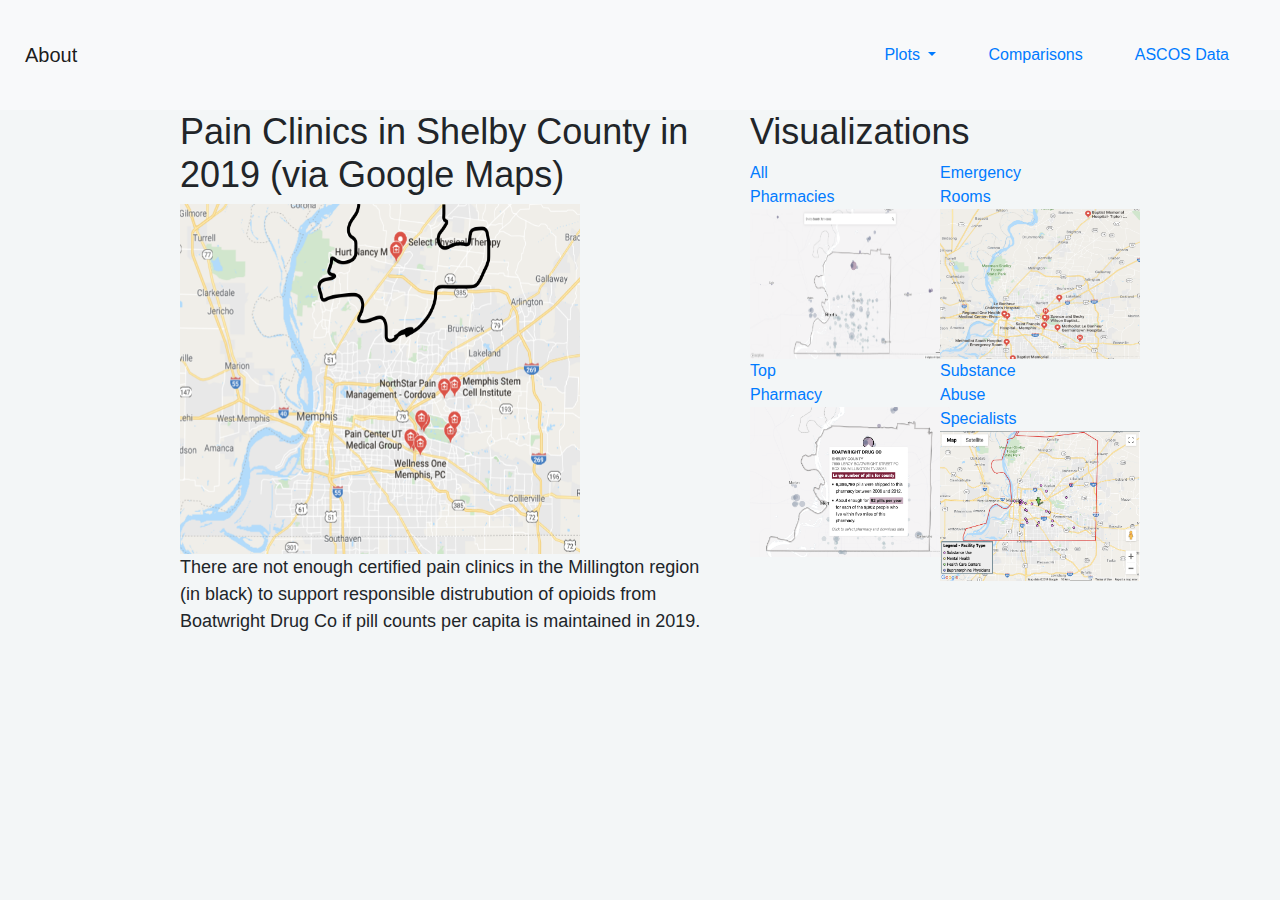
<file: WebVisualizations/Cloudiness.html>
<!DOCTYPE html>
<html lang="en">

<head>

  <meta charset="UTF-8">
  <meta name="viewport" content="width=device-width, initial-scale=1, shrink-to-fit=no">

  <!-- Bootstrap CSS -->
  <link rel="stylesheet" href="https://stackpath.bootstrapcdn.com/bootstrap/4.3.1/css/bootstrap.min.css" integrity="sha384-ggOyR0iXCbMQv3Xipma34MD+dH/1fQ784/j6cY/iJTQUOhcWr7x9JvoRxT2MZw1T" crossorigin="anonymous">
  <link rel="stylesheet" href="style.css">
  <title>ASCOS Opioid Distribution Data - Shelby County</title>
</head>
	  
    <body>
            

            <nav class="navbar navbar-light bg-light">
                    <a class="navbar-brand" href="Landing.html">About</a>
                      <ul class="nav navbar-right">
                        <li class="nav-item dropdown">
                                    <a class="nav-link dropdown-toggle" href="#" id="navbarDropdownMenuLink" role="button" data-toggle="dropdown" aria-haspopup="true" aria-expanded="false">
                                      Plots
                                    </a>
                                    <div class="dropdown-menu" aria-labelledby="navbarDropdownMenuLink">
                                      <a class="dropdown-item" href="Max Temp.html">Top Pharmacy</a>
                                      <a class="dropdown-item" href="Humidity.html">Emergency Rooms</a>
                                      <a class="dropdown-item" href="Cloudiness.html">Pain Clinics</a>
                                      <a class="dropdown-item" href="Wind Speed.html">Substance Abuse Specialists</a>
                            </div>
                        </li>
                        <li class="nav-item">
                          <a class="nav-link" href="Comparisons.html">Comparisons</a>
                        </li>
                        <li class="nav-item">
                          <a class="nav-link" href="Data.html">ASCOS Data</a>
                        </li>
                            </ul>
                          </li>
                        </ul>
                      </div>
                    </div>
                  </nav>   
               
              <div class="container">
                  <div class="row">
                   <div class="col-md-1"></div>  
                     <div class="col-md-6">
                    <h1>Pain Clinics in Shelby County in 2019 (via Google Maps)</h1>
                      <img src="pain_clinics.png" width="400" height="350">
                      <p>There are not enough certified pain clinics in the Millington region (in black) to support responsible distrubution of opioids from Boatwright Drug Co if pill counts per capita is maintained in 2019.</p>
                   </div>    
                     <div class="col-md-4 sidebar">
                      <div class="row">
                        <div class="col-md-12">
                          <h1>Visualizations</h1>
                        </div>
                      </div>
                     <div class="row">
              
                            <div class="col-md-3">    
                                    <a href="Landing.html">All Pharmacies<img src="shelby_county_pharm.png" width="200px" height="150px"></a>
                               </div>
                               <div class="col-md-3"></div>
                             
                               <div class="col-md-3">  
                                    <a href="Humidity.html">Emergency Rooms<img src="ERs.png" width="200px" height="150px"></a>
                               </div>
                               <div class="col-md-3"></div>  
                            </div>   
                            <div class ="row"> 
                               
                               <div class="col-md-3">  
                                 <a href="Max Temp.html">Top Pharmacy<img src="top_pharm.png" width="200px" height="150px"></a>
                               </div>
                               <div class="col-md-3"></div>
                               
                               <div class="col-md-3">     
                                 <a href="Wind Speed.html">Substance Abuse Specialists<img src="subuse_spec.png" width="200px" height="150px"></a>
                               </div>
                               <div class="col-md-3"></div>
                             </div>    
                          </div>         
                         <div class="col-md-1"></div>
                       </div>      
                     </div>
            <script src="https://code.jquery.com/jquery-3.3.1.slim.min.js" integrity="sha384-q8i/X+965DzO0rT7abK41JStQIAqVgRVzpbzo5smXKp4YfRvH+8abtTE1Pi6jizo" crossorigin="anonymous"></script>
            <script src="https://cdnjs.cloudflare.com/ajax/libs/popper.js/1.14.7/umd/popper.min.js" integrity="sha384-UO2eT0CpHqdSJQ6hJty5KVphtPhzWj9WO1clHTMGa3JDZwrnQq4sF86dIHNDz0W1" crossorigin="anonymous"></script>
            <script src="https://stackpath.bootstrapcdn.com/bootstrap/4.3.1/js/bootstrap.min.js" integrity="sha384-JjSmVgyd0p3pXB1rRibZUAYoIIy6OrQ6VrjIEaFf/nJGzIxFDsf4x0xIM+B07jRM" crossorigin="anonymous"></script>
    </body>	

</html>
</file>
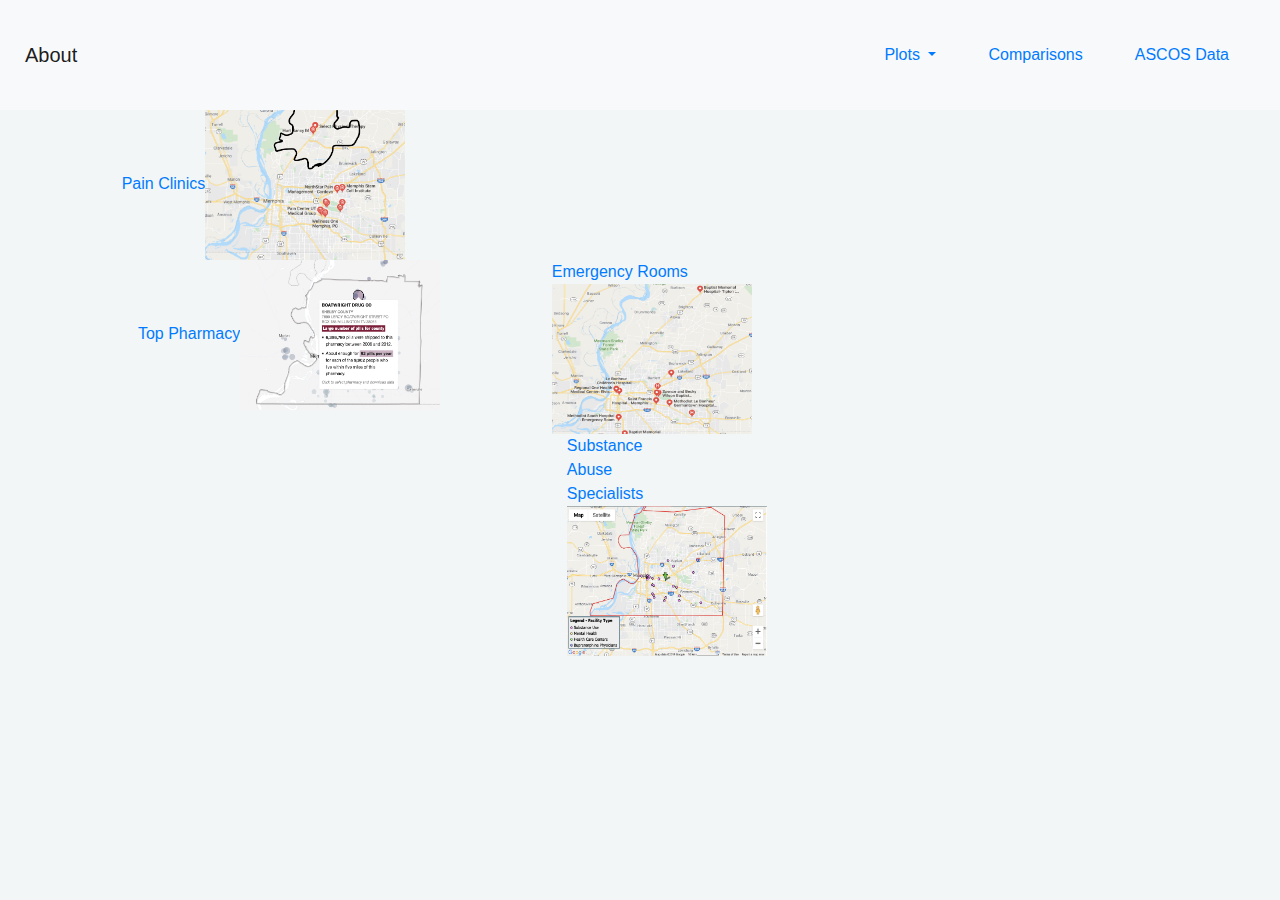
<file: WebVisualizations/Comparisons.html>
<!DOCTYPE html>
<html lang="en">

<head>

  <meta charset="UTF-8">
  <meta name="viewport" content="width=device-width, initial-scale=1, shrink-to-fit=no">

  <!-- Bootstrap CSS -->
  <link rel="stylesheet" href="https://stackpath.bootstrapcdn.com/bootstrap/4.3.1/css/bootstrap.min.css" integrity="sha384-ggOyR0iXCbMQv3Xipma34MD+dH/1fQ784/j6cY/iJTQUOhcWr7x9JvoRxT2MZw1T" crossorigin="anonymous">
  <link rel="stylesheet" href="style.css">
  <title>ASCOS Opioid Distribution Data - Shelby County</title>
</head>
	  
    <body>
            

            <nav class="navbar navbar-light bg-light">
                    <a class="navbar-brand" href="Landing.html">About</a>
                      <ul class="nav navbar-right">
                        <li class="nav-item dropdown">
                                    <a class="nav-link dropdown-toggle" href="#" id="navbarDropdownMenuLink" role="button" data-toggle="dropdown" aria-haspopup="true" aria-expanded="false">
                                      Plots
                                    </a>
                                    <div class="dropdown-menu" aria-labelledby="navbarDropdownMenuLink">
                                      <a class="dropdown-item" href="Max Temp.html">Top Pharmacy</a>
                                      <a class="dropdown-item" href="Humidity.html">Emergency Rooms</a>
                                      <a class="dropdown-item" href="Cloudiness.html">Pain Clinics</a>
                                      <a class="dropdown-item" href="Wind Speed.html">Substance Abuse Specialists</a>
                            </div>
                        </li>
                        <li class="nav-item">
                          <a class="nav-link" href="Comparisons.html">Comparisons</a>
                        </li>
                        <li class="nav-item">
                          <a class="nav-link" href="Data.html">ASCOS Data</a>
                        </li>
                            </ul>
                          </li>
                        </ul>
                      </div>
                    </div>
                  </nav>   
                           
                  <div class="container-fluid">
                      <div class="row">
                       <div class="col-md-1"></div>  
                         <div class="col-md-6">
                            <a href="Cloudiness.html">Pain Clinics<img src="pain_clinics.png" width="200px" height="150px"></a>
                          </div>  
                          <div class="row">
                          <div class="col-md-2"></div>   
                          <div class="col-md-6">
                              <a href="Max Temp.html">Top Pharmacy<img src="top_pharm.png" width="200px" height="150px"></a>
                            </div>
                         
                            <div class="col-md-4 sidebar">
                          <div class="row">
                            <div class="col-md-12">
                              <a href="Humidity.html">Emergency Rooms<img src="ERs.png" width="200px" height="150px"></a>
                            </div>
                          </div>
                          <div class="col-md-4 sidebar">
                              <div class="row">
                                <div class="col-md-12">
                                    <a href="Wind Speed.html">Substance Abuse Specialists<img src="subuse_spec.png" width="200px" height="150px"></a>
                                  </div>
                              </div>
                <script src="https://code.jquery.com/jquery-3.3.1.slim.min.js" integrity="sha384-q8i/X+965DzO0rT7abK41JStQIAqVgRVzpbzo5smXKp4YfRvH+8abtTE1Pi6jizo" crossorigin="anonymous"></script>
                <script src="https://cdnjs.cloudflare.com/ajax/libs/popper.js/1.14.7/umd/popper.min.js" integrity="sha384-UO2eT0CpHqdSJQ6hJty5KVphtPhzWj9WO1clHTMGa3JDZwrnQq4sF86dIHNDz0W1" crossorigin="anonymous"></script>
                <script src="https://stackpath.bootstrapcdn.com/bootstrap/4.3.1/js/bootstrap.min.js" integrity="sha384-JjSmVgyd0p3pXB1rRibZUAYoIIy6OrQ6VrjIEaFf/nJGzIxFDsf4x0xIM+B07jRM" crossorigin="anonymous"></script>
        </body>	
    
    </html>
</file>
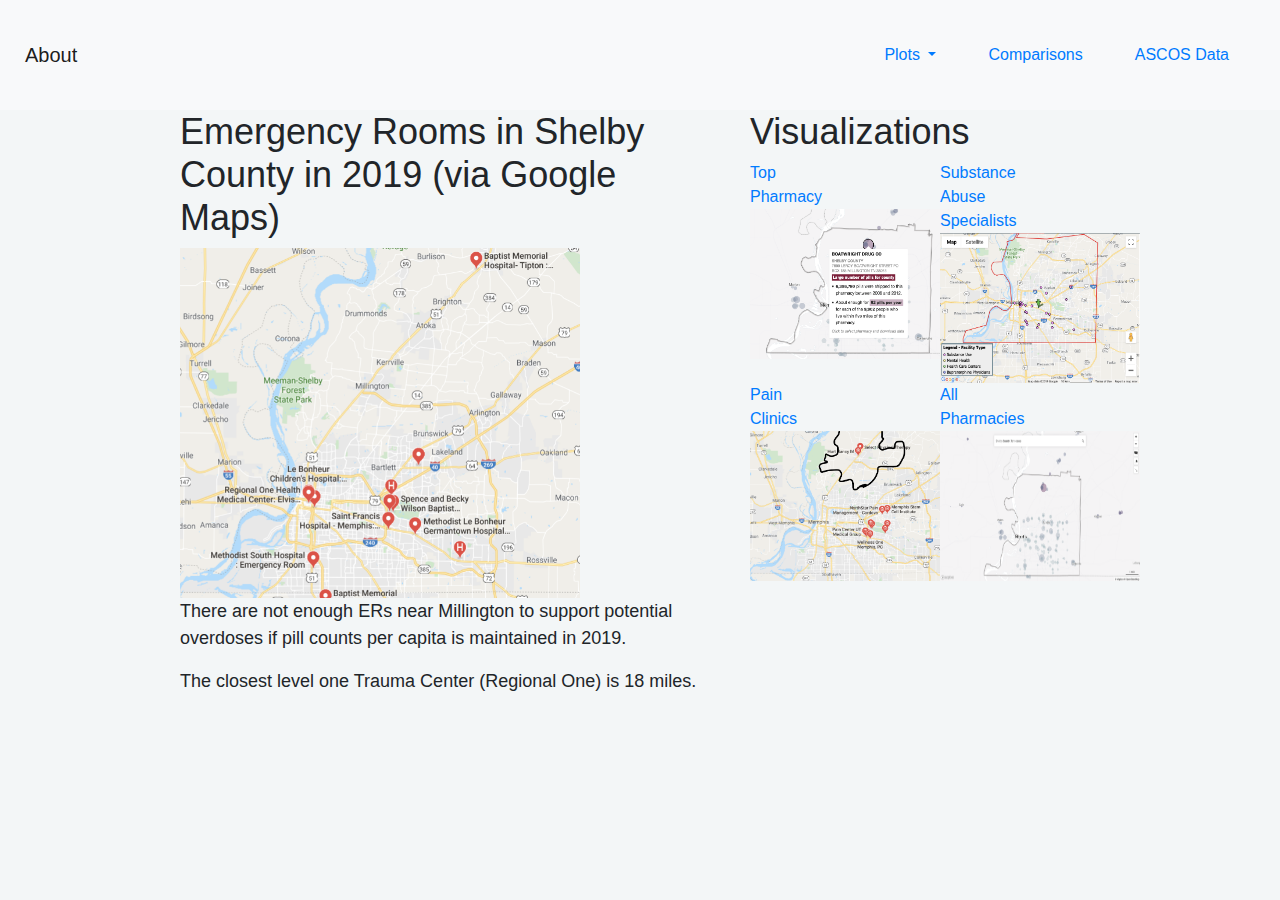
<file: WebVisualizations/Humidity.html>
<!DOCTYPE html>
<html lang="en">

<head>

  <meta charset="UTF-8">
  <meta name="viewport" content="width=device-width, initial-scale=1, shrink-to-fit=no">

  <!-- Bootstrap CSS -->
  <link rel="stylesheet" href="https://stackpath.bootstrapcdn.com/bootstrap/4.3.1/css/bootstrap.min.css" integrity="sha384-ggOyR0iXCbMQv3Xipma34MD+dH/1fQ784/j6cY/iJTQUOhcWr7x9JvoRxT2MZw1T" crossorigin="anonymous">
  <link rel="stylesheet" href="style.css">
  <title>ASCOS Opioid Distribution Data - Shelby County</title>
</head>
	  
    <body>

            <nav class="navbar navbar-light bg-light">
                    <a class="navbar-brand" href="Landing.html">About</a>
                      <ul class="nav navbar-right">
                        <li class="nav-item dropdown">
                                    <a class="nav-link dropdown-toggle" href="#" id="navbarDropdownMenuLink" role="button" data-toggle="dropdown" aria-haspopup="true" aria-expanded="false">
                                      Plots
                                    </a>
                                    <div class="dropdown-menu" aria-labelledby="navbarDropdownMenuLink">
                                      <a class="dropdown-item" href="Max Temp.html">Top Pharmacy</a>
                                      <a class="dropdown-item" href="Humidity.html">Emergency Rooms</a>
                                      <a class="dropdown-item" href="Cloudiness.html">Pain Clinics</a>
                                      <a class="dropdown-item" href="Wind Speed.html">Substance Abuse Specialists</a>
                            </div>
                        </li>
                        <li class="nav-item">
                          <a class="nav-link" href="Comparisons.html">Comparisons</a>
                        </li>
                        <li class="nav-item">
                          <a class="nav-link" href="Data.html">ASCOS Data</a>
                        </li>
                            </ul>
                          </li>
                        </ul>
                      </div>
                    </div>
                  </nav>   
              
              <div class="container">
                  <div class="row">
                   <div class="col-md-1"></div>  
                     <div class="col-md-6">
                    <h1>Emergency Rooms in Shelby County in 2019 (via Google Maps)</h1>
                      <img src="ERs.png" width="400" height="350">
                      <p>There are not enough ERs near Millington to support potential overdoses if pill counts per capita is maintained in 2019.</p>
                      <p>The closest level one Trauma Center (Regional One) is 18 miles.</p>
                   </div>    
                     <div class="col-md-4 sidebar">
                      <div class="row">
                        <div class="col-md-12">
                          <h1>Visualizations</h1>
                        </div>
                      </div>
                     <div class="row">
              
                        <div class="col-md-3">    
                             <a href="Max Temp.html">Top Pharmacy<img src="top_pharm.png" width="200px" height="150px"></a>
                        </div>
                        <div class="col-md-3"></div>
                      
                        <div class="col-md-3">  
                             <a href="Wind Speed.html">Substance Abuse Specialists<img src="subuse_spec.png" width="200px" height="150px"></a>
                        </div>
                        <div class="col-md-3"></div>  
                     </div>   
                     <div class ="row"> 
                        
                        <div class="col-md-3">  
                          <a href="Cloudiness.html">Pain Clinics<img src="pain_clinics.png" width="200px" height="150px"></a>
                        </div>
                        <div class="col-md-3"></div>
                        
                        <div class="col-md-3">     
                          <a href="Landing.html">All Pharmacies<img src="shelby_county_pharm.png" width="200px" height="150px"></a>
                        </div>
                        <div class="col-md-3"></div>
                      </div>    
                   </div>         
                  <div class="col-md-1"></div>
                </div>      
              </div>
            <script src="https://code.jquery.com/jquery-3.3.1.slim.min.js" integrity="sha384-q8i/X+965DzO0rT7abK41JStQIAqVgRVzpbzo5smXKp4YfRvH+8abtTE1Pi6jizo" crossorigin="anonymous"></script>
            <script src="https://cdnjs.cloudflare.com/ajax/libs/popper.js/1.14.7/umd/popper.min.js" integrity="sha384-UO2eT0CpHqdSJQ6hJty5KVphtPhzWj9WO1clHTMGa3JDZwrnQq4sF86dIHNDz0W1" crossorigin="anonymous"></script>
            <script src="https://stackpath.bootstrapcdn.com/bootstrap/4.3.1/js/bootstrap.min.js" integrity="sha384-JjSmVgyd0p3pXB1rRibZUAYoIIy6OrQ6VrjIEaFf/nJGzIxFDsf4x0xIM+B07jRM" crossorigin="anonymous"></script>
    </body>	

</html>
</file>
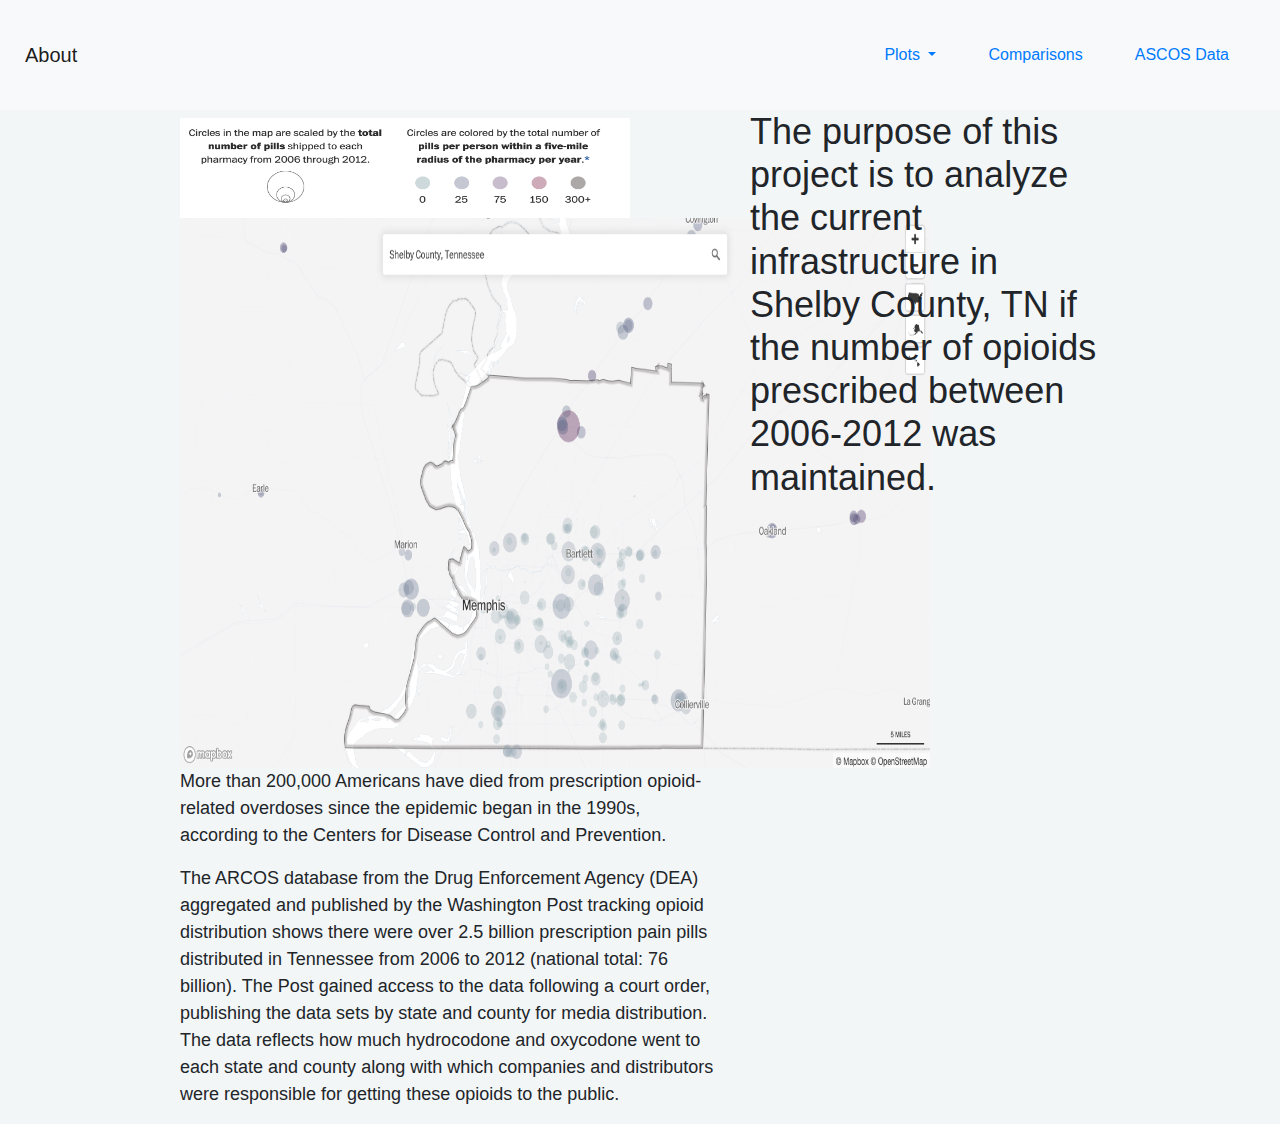
<file: WebVisualizations/Landing.html>
<!DOCTYPE html>
<html lang="en">

<head>

  <meta charset="UTF-8">
  <meta name="viewport" content="width=device-width, initial-scale=1, shrink-to-fit=no">

  <!-- Bootstrap CSS -->
  <link rel="stylesheet" href="https://stackpath.bootstrapcdn.com/bootstrap/4.3.1/css/bootstrap.min.css" integrity="sha384-ggOyR0iXCbMQv3Xipma34MD+dH/1fQ784/j6cY/iJTQUOhcWr7x9JvoRxT2MZw1T" crossorigin="anonymous">
  <link rel="stylesheet" href="style.css">
  <title>ASCOS Opioid Distribution Data - Shelby County</title>
</head>
	  
    <body>
            

            <nav class="navbar navbar-light bg-light">
                    <a class="navbar-brand" href="Landing.html">About</a>
                      <ul class="nav navbar-right">
                        <li class="nav-item dropdown">
                                    <a class="nav-link dropdown-toggle" href="#" id="navbarDropdownMenuLink" role="button" data-toggle="dropdown" aria-haspopup="true" aria-expanded="false">
                                      Plots
                                    </a>
                                    <div class="dropdown-menu" aria-labelledby="navbarDropdownMenuLink">
                                      <a class="dropdown-item" href="Max Temp.html">Top Pharmacy</a>
                                      <a class="dropdown-item" href="Humidity.html">Emergency Rooms</a>
                                      <a class="dropdown-item" href="Cloudiness.html">Pain Clinics</a>
                                      <a class="dropdown-item" href="Wind Speed.html">Substance Abuse Specialists</a>
                            </div>
                        </li>
                        <li class="nav-item">
                          <a class="nav-link" href="Comparisons.html">Comparisons</a>
                        </li>
                        <li class="nav-item">
                          <a class="nav-link" href="Data.html">ASCOS Data</a>
                        </li>
                            </ul>
                          </li>
                        </ul>
                      </div>
                    </div>
                  </nav>   
              
              <div class="container">
                  <div class="row">
                   <div class="col-md-1"></div>  
                     <div class="col-md-6">
                    <h1></h1>
                        <img src="legend.png" width="450" height="100">
                      <img src="shelby_county_pharm.png" width="750" height="550">
                      <p>More than 200,000 Americans have died from prescription opioid-related overdoses since the epidemic began in the 1990s, according to the Centers for Disease Control and Prevention.</p>

                      <p>The ARCOS database from the Drug Enforcement Agency (DEA) aggregated and published by the Washington Post tracking opioid distribution shows there were over 2.5 billion prescription pain pills distributed in Tennessee from 2006 to 2012 (national total: 76 billion).
                            The Post gained access to the data following a court order, publishing the data sets by state and county for media distribution. The data reflects how much hydrocodone and oxycodone went to each state and county along with which companies and distributors were responsible for getting these opioids to the public.
                            </p>   
                        </div>    
                        <div class="col-md-4 sidebar">
                         <div class="row">
                           <div class="col-md-12">
                             <h1>The purpose of this project is to analyze the current infrastructure in Shelby County, TN if the number of opioids prescribed between 2006-2012 was maintained.</h1>
                           </div>
                         </div>
                        <div class="row">
                 
                           <div class="col-md-3">               
              </div>
            <script src="https://code.jquery.com/jquery-3.3.1.slim.min.js" integrity="sha384-q8i/X+965DzO0rT7abK41JStQIAqVgRVzpbzo5smXKp4YfRvH+8abtTE1Pi6jizo" crossorigin="anonymous"></script>
            <script src="https://cdnjs.cloudflare.com/ajax/libs/popper.js/1.14.7/umd/popper.min.js" integrity="sha384-UO2eT0CpHqdSJQ6hJty5KVphtPhzWj9WO1clHTMGa3JDZwrnQq4sF86dIHNDz0W1" crossorigin="anonymous"></script>
            <script src="https://stackpath.bootstrapcdn.com/bootstrap/4.3.1/js/bootstrap.min.js" integrity="sha384-JjSmVgyd0p3pXB1rRibZUAYoIIy6OrQ6VrjIEaFf/nJGzIxFDsf4x0xIM+B07jRM" crossorigin="anonymous"></script>
    </body>	

</html>
</file>
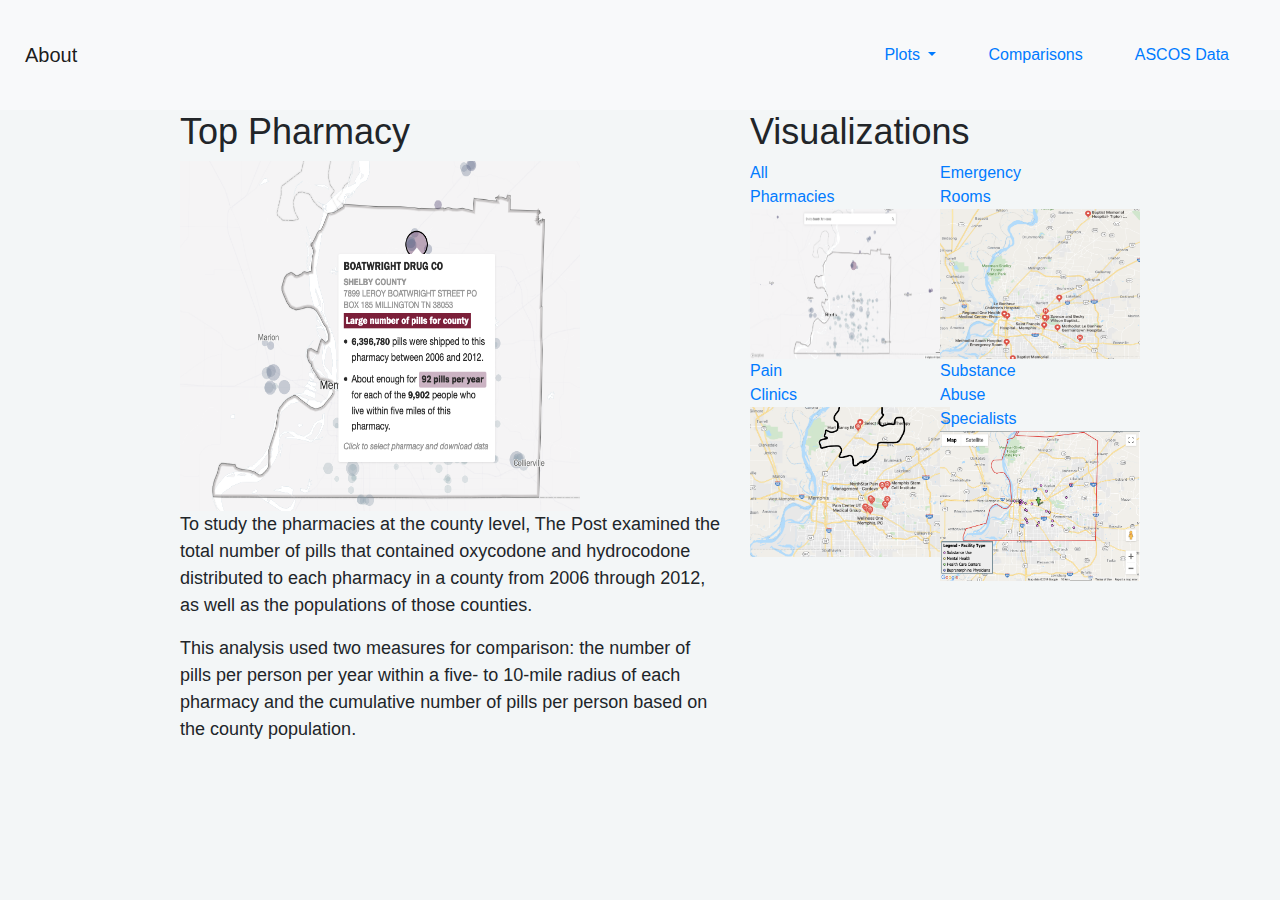
<file: WebVisualizations/Max Temp.html>
<!DOCTYPE html>
<html lang="en">

<head>

  <meta charset="UTF-8">
  <meta name="viewport" content="width=device-width, initial-scale=1, shrink-to-fit=no">

  <!-- Bootstrap CSS -->
  <link rel="stylesheet" href="https://stackpath.bootstrapcdn.com/bootstrap/4.3.1/css/bootstrap.min.css" integrity="sha384-ggOyR0iXCbMQv3Xipma34MD+dH/1fQ784/j6cY/iJTQUOhcWr7x9JvoRxT2MZw1T" crossorigin="anonymous">
  <link rel="stylesheet" href="style.css">
  <title>ASCOS Opioid Distribution Data - Shelby County</title>
</head>
	  
    <body>
            

            <nav class="navbar navbar-light bg-light">
                    <a class="navbar-brand" href="Landing.html">About</a>
                      <ul class="nav navbar-right">
                        <li class="nav-item dropdown">
                                    <a class="nav-link dropdown-toggle" href="#" id="navbarDropdownMenuLink" role="button" data-toggle="dropdown" aria-haspopup="true" aria-expanded="false">
                                      Plots
                                    </a>
                                    <div class="dropdown-menu" aria-labelledby="navbarDropdownMenuLink">
                                      <a class="dropdown-item" href="Max Temp.html">Top Pharmacy</a>
                                      <a class="dropdown-item" href="Humidity.html">Emergency Rooms</a>
                                      <a class="dropdown-item" href="Cloudiness.html">Pain Clinics</a>
                                      <a class="dropdown-item" href="Wind Speed.html">Substance Abuse Specialists</a>
                            </div>
                        </li>
                        <li class="nav-item">
                          <a class="nav-link" href="Comparisons.html">Comparisons</a>
                        </li>
                        <li class="nav-item">
                          <a class="nav-link" href="Data.html">ASCOS Data</a>
                        </li>
                            </ul>
                          </li>
                        </ul>
                      </div>
                    </div>
                  </nav>   
                   
              <div class="container">
                  <div class="row">
                   <div class="col-md-1"></div>  
                     <div class="col-md-6">
                    <h1>Top Pharmacy</h1>
                      <img src="top_pharm.png" width="400" height="350">
                      <p>To study the pharmacies at the county level, The Post examined the total number of pills that contained oxycodone and hydrocodone distributed to each pharmacy in a county from 2006 through 2012, as well as the populations of those counties.</p>
                      <p>This analysis used two measures for comparison: the number of pills per person per year within a five- to 10-mile radius of each pharmacy and the cumulative number of pills per person based on the county population.</p>
                   </div>    
                     <div class="col-md-4 sidebar">
                      <div class="row">
                        <div class="col-md-12">
                          <h1>Visualizations</h1>
                        </div>
                      </div>
                     <div class="row">
              
                        <div class="col-md-3">    
                             <a href="Landing.html">All Pharmacies<img src="shelby_county_pharm.png" width="200px" height="150px"></a>
                        </div>
                        <div class="col-md-3"></div>
                      
                        <div class="col-md-3">  
                             <a href="Humidity.html">Emergency Rooms<img src="ERs.png" width="200px" height="150px"></a>
                        </div>
                        <div class="col-md-3"></div>  
                     </div>   
                     <div class ="row"> 
                        
                        <div class="col-md-3">  
                          <a href="Cloudiness.html">Pain Clinics<img src="pain_clinics.png" width="200px" height="150px"></a>
                        </div>
                        <div class="col-md-3"></div>
                        
                        <div class="col-md-3">     
                          <a href="Wind Speed.html">Substance Abuse Specialists<img src="subuse_spec.png" width="200px" height="150px"></a>
                        </div>
                        <div class="col-md-3"></div>
                      </div>    
                   </div>         
                  <div class="col-md-1"></div>
                </div>      
              </div>
            <script src="https://code.jquery.com/jquery-3.3.1.slim.min.js" integrity="sha384-q8i/X+965DzO0rT7abK41JStQIAqVgRVzpbzo5smXKp4YfRvH+8abtTE1Pi6jizo" crossorigin="anonymous"></script>
            <script src="https://cdnjs.cloudflare.com/ajax/libs/popper.js/1.14.7/umd/popper.min.js" integrity="sha384-UO2eT0CpHqdSJQ6hJty5KVphtPhzWj9WO1clHTMGa3JDZwrnQq4sF86dIHNDz0W1" crossorigin="anonymous"></script>
            <script src="https://stackpath.bootstrapcdn.com/bootstrap/4.3.1/js/bootstrap.min.js" integrity="sha384-JjSmVgyd0p3pXB1rRibZUAYoIIy6OrQ6VrjIEaFf/nJGzIxFDsf4x0xIM+B07jRM" crossorigin="anonymous"></script>
    </body>	

</html>
</file>
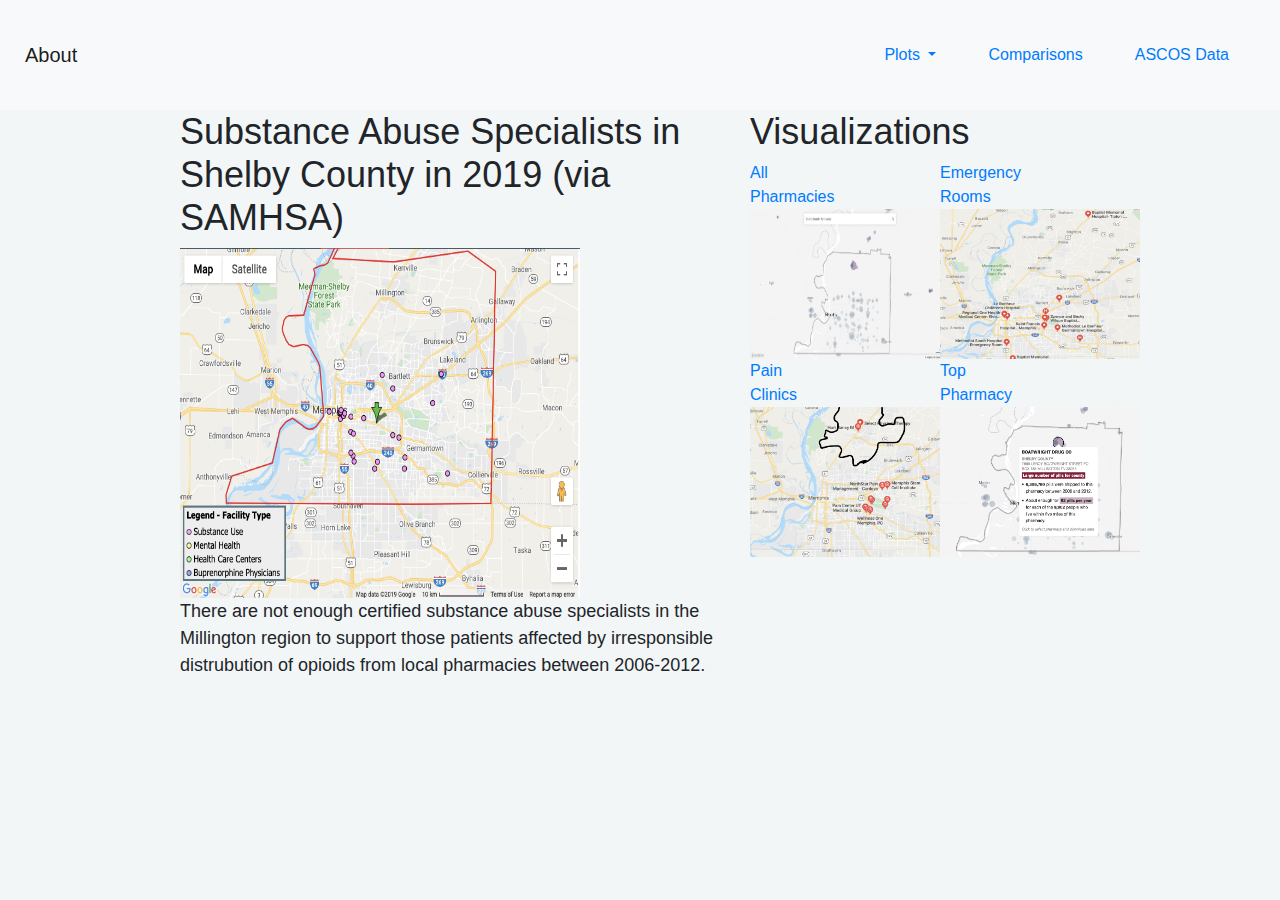
<file: WebVisualizations/Wind Speed.html>
<!DOCTYPE html>
<html lang="en">

<head>

  <meta charset="UTF-8">
  <meta name="viewport" content="width=device-width, initial-scale=1, shrink-to-fit=no">

  <!-- Bootstrap CSS -->
  <link rel="stylesheet" href="https://stackpath.bootstrapcdn.com/bootstrap/4.3.1/css/bootstrap.min.css" integrity="sha384-ggOyR0iXCbMQv3Xipma34MD+dH/1fQ784/j6cY/iJTQUOhcWr7x9JvoRxT2MZw1T" crossorigin="anonymous">
  <link rel="stylesheet" href="style.css">
  <title>ASCOS Opioid Distribution Data - Shelby County</title>
</head>
	  
    <body>
            

            <nav class="navbar navbar-light bg-light">
                    <a class="navbar-brand" href="Landing.html">About</a>
                      <ul class="nav navbar-right">
                        <li class="nav-item dropdown">
                                    <a class="nav-link dropdown-toggle" href="#" id="navbarDropdownMenuLink" role="button" data-toggle="dropdown" aria-haspopup="true" aria-expanded="false">
                                      Plots
                                    </a>
                                    <div class="dropdown-menu" aria-labelledby="navbarDropdownMenuLink">
                                      <a class="dropdown-item" href="Max Temp.html">Top Pharmacy</a>
                                      <a class="dropdown-item" href="Humidity.html">Emergency Rooms</a>
                                      <a class="dropdown-item" href="Cloudiness.html">Pain Clinics</a>
                                      <a class="dropdown-item" href="Wind Speed.html">Substance Abuse Specialists</a>
                            </div>
                        </li>
                        <li class="nav-item">
                          <a class="nav-link" href="Comparisons.html">Comparisons</a>
                        </li>
                        <li class="nav-item">
                          <a class="nav-link" href="Data.html">ASCOS Data</a>
                        </li>
                            </ul>
                          </li>
                        </ul>
                      </div>
                    </div>
                  </nav>   
                      
              <div class="container">
                  <div class="row">
                   <div class="col-md-1"></div>  
                     <div class="col-md-6">
                    <h1>Substance Abuse Specialists in Shelby County in 2019 (via SAMHSA)</h1>
                      <img src="subuse_spec.png" width="400" height="350">
                      <p>There are not enough certified substance abuse specialists in the Millington region to support those patients affected by irresponsible distrubution of opioids from local pharmacies between 2006-2012.</p>
                   </div>    
                     <div class="col-md-4 sidebar">
                      <div class="row">
                        <div class="col-md-12">
                          <h1>Visualizations</h1>
                        </div>
                      </div>
                     <div class="row">
              
                            <div class="col-md-3">    
                                    <a href="Landing.html">All Pharmacies<img src="shelby_county_pharm.png" width="200px" height="150px"></a>
                               </div>
                               <div class="col-md-3"></div>
                             
                               <div class="col-md-3">  
                                    <a href="Humidity.html">Emergency Rooms<img src="ERs.png" width="200px" height="150px"></a>
                               </div>
                               <div class="col-md-3"></div>  
                            </div>   
                            <div class ="row"> 
                               
                               <div class="col-md-3">  
                                 <a href="Cloudiness.html">Pain Clinics<img src="pain_clinics.png" width="200px" height="150px"></a>
                               </div>
                               <div class="col-md-3"></div>
                               
                               <div class="col-md-3">     
                                 <a href="Max Temp.html">Top Pharmacy<img src="top_pharm.png" width="200px" height="150px"></a>
                               </div>
                               <div class="col-md-3"></div>
                             </div>    
                          </div>         
                         <div class="col-md-1"></div>
                       </div>      
                     </div>
            <script src="https://code.jquery.com/jquery-3.3.1.slim.min.js" integrity="sha384-q8i/X+965DzO0rT7abK41JStQIAqVgRVzpbzo5smXKp4YfRvH+8abtTE1Pi6jizo" crossorigin="anonymous"></script>
            <script src="https://cdnjs.cloudflare.com/ajax/libs/popper.js/1.14.7/umd/popper.min.js" integrity="sha384-UO2eT0CpHqdSJQ6hJty5KVphtPhzWj9WO1clHTMGa3JDZwrnQq4sF86dIHNDz0W1" crossorigin="anonymous"></script>
            <script src="https://stackpath.bootstrapcdn.com/bootstrap/4.3.1/js/bootstrap.min.js" integrity="sha384-JjSmVgyd0p3pXB1rRibZUAYoIIy6OrQ6VrjIEaFf/nJGzIxFDsf4x0xIM+B07jRM" crossorigin="anonymous"></script>
    </body>	

</html>
</file>
<file: WebVisualizations/style.css>
body {
    background: rgb(243, 246, 247);
  }
  
  .skyblue {
    background: rgb(201, 209, 212);
  }
  
  .box{
    padding: 10px;
    background: rgb(247, 239, 239);
    margin-top:50px;
    margin-left:5px;
    margin-right:5px;
    margin-bottom:20px;
    align-content: center;
  }
  
  .navbar {
    margin-right: 0px;
    margin-left: 0px;
    padding: 25px;
    background: rgb(74, 99, 126);
  }
  
  .navbar li {
    display: d-block;
    padding: 10px;
    margin-right: 0px;
    margin-left: 0px;
    cursor: pointer;
  }
  h1 {
    font-size: 36px;
  }
  h2 {
    font-size: 22px;
  }
  
  p{
      font-size: 18px;
  }
  
  .c-d{color:white;
    font-size: 30px;
  }
  
  .latitude {
    color: white;
    font-family: verdana;
    font-size: 45px;
    background-color: rgb(77, 97, 110);
    border: 1px solid rgb(77, 97, 110);
      padding: 15px;
  }

  @media (max-width: 500px) {
    .navbar li {
      padding: 10px;
    }
    .box {
      margin-right: 22px;
      margin-left: 22px;
    }
    .navbar ul {
      visibility: hidden;
    }
    #nav-select {
      visibility: visible;
    }
  }
  
  .col-1 {width: 8%;}
  .col-2 {width: 17%;}
  .col-3 {width: 24%;}
  .col-4 {width: 32%;}
  .col-5 {width: 40%;}
  .col-6 {width: 50%;}
  .col-7 {width: 60%;}
  .col-8 {width: 65%;}
  .col-9 {width: 75%;}
  .col-10 {width: 82%;}
  .col-11 {width: 92%;}
  .col-12 {width: 100%;}
  
  @media only screen and (max-width: 768px) {

      [class*="col-"] {
          width: 100%;
      }
  }
</file>
